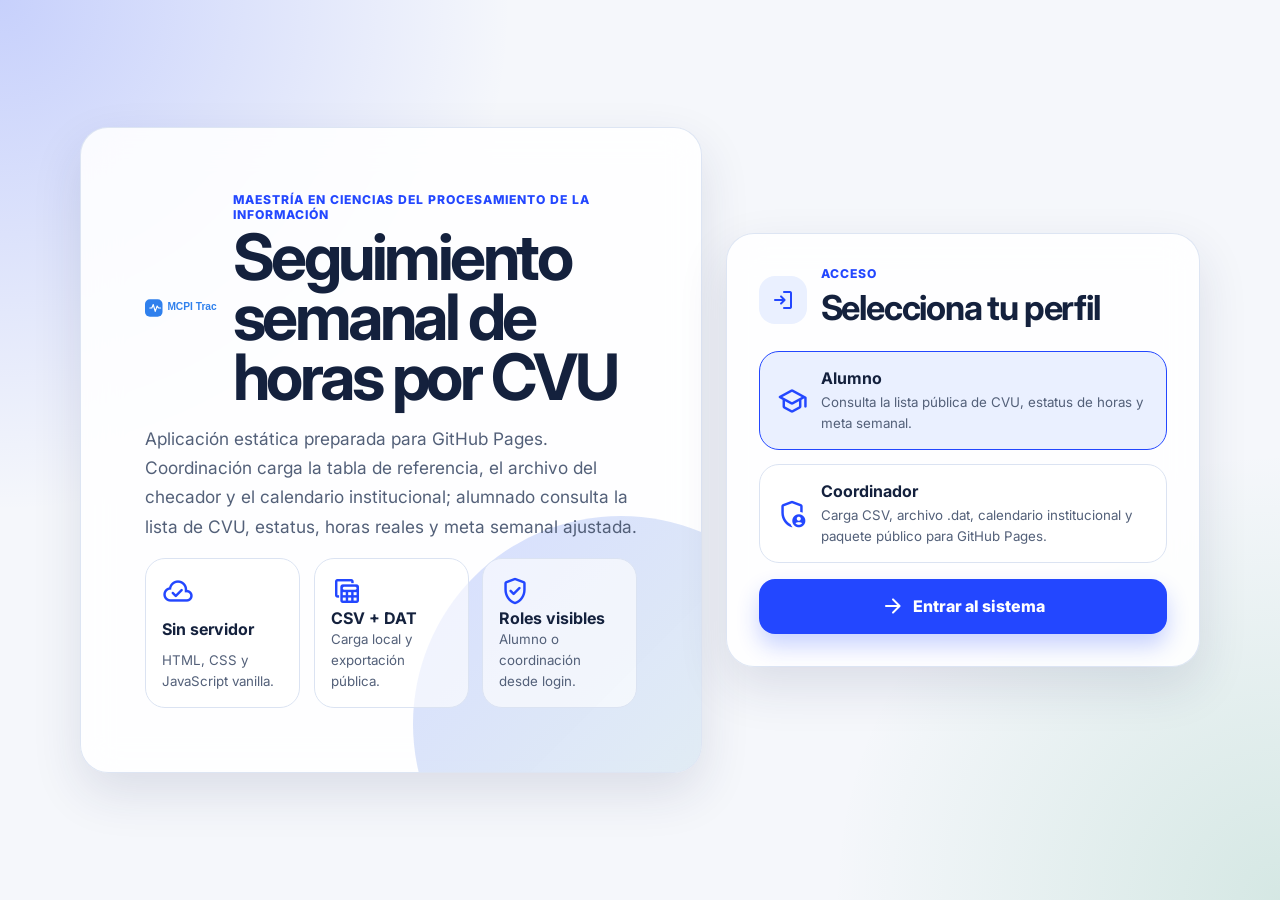
<file: index.html>
<!doctype html>
<html lang="es">
<head>
  <meta charset="utf-8">
  <meta name="viewport" content="width=device-width, initial-scale=1">
  <meta name="description" content="Dashboard MCPI estático para seguimiento de horas por CVU, preparado para GitHub Pages.">
  <title>MCPI Trace · Acceso</title>
  <link rel="icon" href="assets/img/favicon.svg" type="image/svg+xml">
  <link rel="preconnect" href="https://fonts.googleapis.com">
  <link rel="preconnect" href="https://fonts.gstatic.com" crossorigin>
  <link href="https://fonts.googleapis.com/css2?family=Inter:wght@400;500;600;700;800&family=Material+Symbols+Rounded:opsz,wght,FILL,GRAD@24,500,0,0" rel="stylesheet">
  <link rel="stylesheet" href="assets/css/styles.css">
</head>
<body class="login-body">
  <main class="login-shell">
    <section class="login-hero" aria-labelledby="heroTitle">
      <div class="brand-lockup">
        <img src="assets/img/logo.svg" alt="MCPI Trace" class="brand-logo">
        <div>
          <p class="eyebrow">Maestría en Ciencias del Procesamiento de la Información</p>
          <h1 id="heroTitle">Seguimiento semanal de horas por CVU</h1>
        </div>
      </div>
      <p class="hero-copy">Aplicación estática preparada para GitHub Pages. Coordinación carga la tabla de referencia, el archivo del checador y el calendario institucional; alumnado consulta la lista de CVU, estatus, horas reales y meta semanal ajustada.</p>
      <div class="hero-grid">
        <article>
          <span class="material-symbols-rounded">cloud_done</span>
          <strong>Sin servidor</strong>
          <small>HTML, CSS y JavaScript vanilla.</small>
        </article>
        <article>
          <span class="material-symbols-rounded">table_view</span>
          <strong>CSV + DAT</strong>
          <small>Carga local y exportación pública.</small>
        </article>
        <article>
          <span class="material-symbols-rounded">verified_user</span>
          <strong>Roles visibles</strong>
          <small>Alumno o coordinación desde login.</small>
        </article>
      </div>
    </section>

    <section class="login-card" aria-labelledby="loginTitle">
      <div class="card-heading">
        <span class="icon-badge material-symbols-rounded">login</span>
        <div>
          <p class="eyebrow">Acceso</p>
          <h2 id="loginTitle">Selecciona tu perfil</h2>
        </div>
      </div>

      <form id="loginForm" class="stacked-form" autocomplete="off">
        <fieldset class="role-selector" aria-label="Tipo de usuario">
          <label class="role-card active" data-role-card="alumno">
            <input type="radio" name="role" value="alumno" checked>
            <span class="material-symbols-rounded">school</span>
            <strong>Alumno</strong>
            <small>Consulta la lista pública de CVU, estatus de horas y meta semanal.</small>
          </label>
          <label class="role-card" data-role-card="coordinador">
            <input type="radio" name="role" value="coordinador">
            <span class="material-symbols-rounded">admin_panel_settings</span>
            <strong>Coordinador</strong>
            <small>Carga CSV, archivo .dat, calendario institucional y paquete público para GitHub Pages.</small>
          </label>
        </fieldset>

        <label class="field-group hidden" id="coordinatorKeyGroup">
          <span>Clave local de coordinación</span>
          <input id="coordinatorKey" type="password" placeholder="Ingresa la clave" required>
          <small>Protección local básica. En GitHub Pages no sustituye autenticación real de servidor.</small>
        </label>

        <div id="loginAlert" class="alert hidden" role="alert"></div>

        <button type="submit" class="primary-action">
          <span class="material-symbols-rounded">arrow_forward</span>
          Entrar al sistema
        </button>
      </form>
    </section>
  </main>

  <script type="module" src="assets/js/login.js"></script>
</body>
</html>
</file>
<file: assets/css/styles.css>
:root {
  --bg: #f5f7fb;
  --surface: #ffffff;
  --surface-soft: #f0f4ff;
  --surface-strong: #e6ecff;
  --text: #14213d;
  --text-soft: #536079;
  --muted: #7b8497;
  --line: #dbe3f2;
  --primary: #2347ff;
  --primary-dark: #1633c7;
  --primary-soft: #eaf0ff;
  --success: #138a57;
  --success-soft: #e6f7ef;
  --danger: #c53333;
  --danger-soft: #fdecec;
  --warning: #a66a00;
  --warning-soft: #fff4d8;
  --review: #6d55d8;
  --review-soft: #f0edff;
  --shadow: 0 20px 50px rgba(31, 45, 91, 0.12);
  --radius-xl: 28px;
  --radius-lg: 20px;
  --radius-md: 14px;
  --radius-sm: 10px;
  --sidebar-width: 280px;
  --font: "Inter", system-ui, -apple-system, BlinkMacSystemFont, "Segoe UI", sans-serif;
}

* {
  box-sizing: border-box;
}

html {
  min-height: 100%;
  color-scheme: light;
}

body {
  margin: 0;
  min-height: 100vh;
  font-family: var(--font);
  background: var(--bg);
  color: var(--text);
}

button,
input,
select {
  font: inherit;
}

button {
  cursor: pointer;
}

img {
  display: block;
  max-width: 100%;
}

code {
  padding: 0.16rem 0.35rem;
  border-radius: 0.4rem;
  background: var(--surface-soft);
  color: var(--primary-dark);
  font-size: 0.9em;
}

.hidden {
  display: none !important;
}

.login-body {
  background:
    radial-gradient(circle at top left, rgba(35, 71, 255, 0.22), transparent 32rem),
    radial-gradient(circle at bottom right, rgba(19, 138, 87, 0.14), transparent 28rem),
    var(--bg);
  display: grid;
  place-items: center;
  padding: 2rem;
}

.login-shell {
  width: min(1120px, 100%);
  display: grid;
  grid-template-columns: 1.05fr 0.8fr;
  gap: 1.5rem;
  align-items: stretch;
}

.login-hero,
.login-card,
.panel-card {
  background: rgba(255, 255, 255, 0.88);
  border: 1px solid rgba(219, 227, 242, 0.92);
  box-shadow: var(--shadow);
  backdrop-filter: blur(18px);
}

.login-hero {
  min-height: 620px;
  border-radius: var(--radius-xl);
  padding: clamp(2rem, 5vw, 4rem);
  display: flex;
  flex-direction: column;
  justify-content: space-between;
  overflow: hidden;
  position: relative;
}

.login-hero::after {
  content: "";
  position: absolute;
  inset: auto -8rem -10rem auto;
  width: 26rem;
  height: 26rem;
  border-radius: 50%;
  background: linear-gradient(135deg, rgba(35, 71, 255, 0.18), rgba(19, 138, 87, 0.1));
}

.brand-lockup,
.card-heading,
.topbar,
.action-row,
.summary-card,
.nav-link,
.file-drop,
.result-row,
.student-main,
.student-meta,
.incident-item,
.progress-label {
  display: flex;
  align-items: center;
}

.brand-lockup {
  gap: 1rem;
  position: relative;
  z-index: 1;
}

.brand-logo {
  width: 72px;
  height: 72px;
  flex: 0 0 auto;
}

.brand-logo.small {
  width: 42px;
  height: 42px;
}

.eyebrow {
  margin: 0 0 0.35rem;
  color: var(--primary);
  font-size: 0.76rem;
  font-weight: 800;
  letter-spacing: 0.08em;
  text-transform: uppercase;
}

h1,
h2,
h3,
p {
  margin-top: 0;
}

h1 {
  margin-bottom: 1rem;
  font-size: clamp(2.3rem, 5vw, 4.65rem);
  line-height: 0.94;
  letter-spacing: -0.055em;
}

h2 {
  margin-bottom: 0.35rem;
  font-size: clamp(1.45rem, 3vw, 2.15rem);
  letter-spacing: -0.035em;
}

h3 {
  margin-bottom: 0.5rem;
  font-size: 1.08rem;
  letter-spacing: -0.02em;
}

.hero-copy {
  max-width: 700px;
  color: var(--text-soft);
  font-size: 1.08rem;
  line-height: 1.7;
  position: relative;
  z-index: 1;
}

.hero-grid {
  display: grid;
  grid-template-columns: repeat(3, 1fr);
  gap: 0.85rem;
  position: relative;
  z-index: 1;
}

.hero-grid article {
  min-height: 150px;
  padding: 1rem;
  border: 1px solid var(--line);
  border-radius: var(--radius-lg);
  background: rgba(255, 255, 255, 0.62);
  display: flex;
  flex-direction: column;
  justify-content: space-between;
}

.hero-grid .material-symbols-rounded {
  color: var(--primary);
  font-size: 2rem;
}

.hero-grid small,
.role-card small,
.field-group small,
.sidebar-note p,
.upload-card p,
.help-grid p,
.result-box,
.empty-state p {
  color: var(--text-soft);
  line-height: 1.55;
}

.login-card {
  border-radius: var(--radius-xl);
  padding: clamp(1.4rem, 4vw, 2rem);
  align-self: center;
}

.card-heading {
  gap: 0.85rem;
  margin-bottom: 1.15rem;
}

.card-heading.split,
.section-heading {
  justify-content: space-between;
  gap: 1rem;
}

.icon-badge {
  width: 48px;
  height: 48px;
  border-radius: 16px;
  display: grid;
  place-items: center;
  background: var(--primary-soft);
  color: var(--primary);
}

.stacked-form {
  display: grid;
  gap: 1rem;
}

.role-selector {
  display: grid;
  grid-template-columns: 1fr;
  gap: 0.8rem;
  border: 0;
  padding: 0;
  margin: 0;
}

.role-card {
  border: 1.5px solid var(--line);
  border-radius: var(--radius-lg);
  padding: 1rem;
  display: grid;
  grid-template-columns: auto 1fr;
  gap: 0.25rem 0.8rem;
  align-items: center;
  background: var(--surface);
  transition: border-color 0.18s ease, background 0.18s ease, transform 0.18s ease;
}

.role-card:hover,
.role-card.active {
  border-color: var(--primary);
  background: var(--primary-soft);
  transform: translateY(-1px);
}

.role-card input {
  position: absolute;
  opacity: 0;
  pointer-events: none;
}

.role-card .material-symbols-rounded {
  grid-row: span 2;
  font-size: 2rem;
  color: var(--primary);
}

.field-group {
  display: grid;
  gap: 0.4rem;
  color: var(--text);
  font-weight: 700;
}

.field-group input,
.search-field input,
select {
  width: 100%;
  border: 1px solid var(--line);
  border-radius: 14px;
  padding: 0.9rem 1rem;
  background: var(--surface);
  color: var(--text);
  outline: none;
  transition: border-color 0.18s ease, box-shadow 0.18s ease;
}

.field-group input:focus,
.search-field input:focus,
select:focus {
  border-color: var(--primary);
  box-shadow: 0 0 0 4px rgba(35, 71, 255, 0.1);
}

.primary-action,
.secondary-action,
.ghost-button,
.danger-action,
.icon-button {
  border: 0;
  border-radius: 16px;
  display: inline-flex;
  align-items: center;
  justify-content: center;
  gap: 0.5rem;
  font-weight: 800;
  text-decoration: none;
}

.primary-action {
  min-height: 52px;
  padding: 0.95rem 1.15rem;
  background: var(--primary);
  color: #fff;
  box-shadow: 0 12px 22px rgba(35, 71, 255, 0.24);
}

.primary-action:hover {
  background: var(--primary-dark);
}

.secondary-action,
.ghost-button {
  min-height: 42px;
  padding: 0.72rem 0.95rem;
  background: var(--surface-soft);
  color: var(--primary-dark);
}

.secondary-action:hover,
.ghost-button:hover {
  background: var(--surface-strong);
}

.danger-action {
  min-height: 42px;
  padding: 0.72rem 0.95rem;
  background: var(--danger-soft);
  color: var(--danger);
}

.icon-button {
  width: 44px;
  height: 44px;
  background: var(--surface-soft);
  color: var(--primary-dark);
}

.alert {
  border: 1px solid var(--warning);
  border-radius: var(--radius-md);
  padding: 0.85rem 1rem;
  background: var(--warning-soft);
  color: var(--warning);
  line-height: 1.5;
}

.app-body {
  overflow-x: hidden;
}

.app-shell {
  min-height: 100vh;
  display: grid;
  grid-template-columns: var(--sidebar-width) 1fr;
}

.sidebar {
  position: sticky;
  top: 0;
  height: 100vh;
  padding: 1.2rem;
  background: #0d1630;
  color: #fff;
  display: flex;
  flex-direction: column;
  z-index: 20;
}

.sidebar-brand {
  display: flex;
  align-items: center;
  gap: 0.7rem;
  padding: 0.5rem 0.4rem 1.1rem;
  color: #fff;
  text-decoration: none;
  font-weight: 900;
  letter-spacing: -0.03em;
}

.sidebar-nav {
  display: grid;
  gap: 0.45rem;
}

.nav-link {
  width: 100%;
  gap: 0.7rem;
  border: 0;
  border-radius: 16px;
  padding: 0.85rem;
  color: rgba(255, 255, 255, 0.74);
  background: transparent;
  text-align: left;
  font-weight: 800;
}

.nav-link:hover,
.nav-link.active {
  background: rgba(255, 255, 255, 0.12);
  color: #fff;
}

.sidebar-note {
  margin-top: auto;
  border: 1px solid rgba(255, 255, 255, 0.13);
  border-radius: 20px;
  padding: 1rem;
  background: rgba(255, 255, 255, 0.07);
}

.sidebar-note .material-symbols-rounded {
  color: #9fb1ff;
}

.sidebar-note p {
  margin: 0.35rem 0 0;
  color: rgba(255, 255, 255, 0.72);
  font-size: 0.88rem;
}

.main-area {
  min-width: 0;
}

.topbar {
  position: sticky;
  top: 0;
  min-height: 82px;
  padding: 1rem clamp(1rem, 3vw, 2rem);
  justify-content: space-between;
  background: rgba(245, 247, 251, 0.88);
  backdrop-filter: blur(18px);
  border-bottom: 1px solid rgba(219, 227, 242, 0.8);
  z-index: 10;
}

.topbar h1 {
  margin: 0;
  font-size: clamp(1.4rem, 3vw, 2.1rem);
  line-height: 1.1;
}

.topbar-actions {
  display: flex;
  align-items: center;
  gap: 0.75rem;
}

.role-badge,
.pill,
.status-badge {
  display: inline-flex;
  align-items: center;
  justify-content: center;
  white-space: nowrap;
  border-radius: 999px;
  font-size: 0.8rem;
  font-weight: 900;
}

.role-badge {
  padding: 0.55rem 0.8rem;
  background: #0d1630;
  color: #fff;
}

.content {
  padding: clamp(1rem, 3vw, 2rem);
}

.view {
  display: none;
}

.view.active {
  display: grid;
  gap: 1.25rem;
}

.section-heading {
  display: flex;
  align-items: flex-start;
}

.section-heading h2 {
  margin-bottom: 0;
}

.action-row {
  gap: 0.65rem;
  flex-wrap: wrap;
}

.action-row.compact {
  justify-content: flex-end;
}

.summary-grid {
  display: grid;
  grid-template-columns: repeat(4, minmax(0, 1fr));
  gap: 1rem;
}

.summary-card {
  min-height: 138px;
  gap: 1rem;
  padding: 1.2rem;
  border-radius: var(--radius-lg);
  background: var(--surface);
  border: 1px solid var(--line);
  box-shadow: 0 12px 30px rgba(31, 45, 91, 0.08);
}

.summary-icon {
  width: 50px;
  height: 50px;
  border-radius: 17px;
  display: grid;
  place-items: center;
  background: var(--primary-soft);
  color: var(--primary);
  flex: 0 0 auto;
}

.summary-card strong {
  display: block;
  font-size: 1.7rem;
  letter-spacing: -0.04em;
}

.summary-card span:last-child {
  color: var(--text-soft);
  font-size: 0.9rem;
  font-weight: 700;
}

.panel-card {
  border-radius: var(--radius-lg);
  padding: clamp(1rem, 3vw, 1.3rem);
}

.two-column-grid {
  display: grid;
  grid-template-columns: repeat(2, minmax(0, 1fr));
  gap: 1rem;
}

.upload-card {
  display: grid;
  gap: 0.85rem;
}

.file-drop {
  min-height: 150px;
  flex-direction: column;
  justify-content: center;
  gap: 0.45rem;
  border: 1.5px dashed #9aacd2;
  border-radius: var(--radius-lg);
  background: var(--surface-soft);
  color: var(--primary-dark);
  text-align: center;
  padding: 1rem;
}

.file-drop input,
.file-inline input {
  display: none;
}

.file-drop .material-symbols-rounded {
  font-size: 2.2rem;
}

.result-box {
  padding: 0.9rem;
  border-radius: var(--radius-md);
  background: #f8faff;
  border: 1px solid var(--line);
}

.result-box.success {
  background: var(--success-soft);
  border-color: rgba(19, 138, 87, 0.28);
  color: var(--success);
}

.result-box.danger {
  background: var(--danger-soft);
  border-color: rgba(197, 51, 51, 0.28);
  color: var(--danger);
}

.filter-bar {
  display: grid;
  grid-template-columns: minmax(240px, 1fr) 240px;
  gap: 0.8rem;
  align-items: center;
}

.search-field {
  position: relative;
  display: block;
}

.search-field .material-symbols-rounded {
  position: absolute;
  left: 0.95rem;
  top: 50%;
  transform: translateY(-50%);
  color: var(--muted);
}

.search-field input {
  padding-left: 2.75rem;
}

.student-list,
.incident-list {
  display: grid;
  gap: 0.85rem;
}

.student-card {
  border: 1px solid var(--line);
  border-radius: var(--radius-lg);
  background: var(--surface);
  padding: 1rem;
  display: grid;
  gap: 0.85rem;
  box-shadow: 0 10px 26px rgba(31, 45, 91, 0.07);
}

.student-main {
  justify-content: space-between;
  gap: 1rem;
}

.student-main h3 {
  margin: 0;
}

.student-main small {
  display: block;
  margin-top: 0.22rem;
  color: var(--text-soft);
}

.student-meta {
  gap: 0.6rem;
  flex-wrap: wrap;
}

.metric-chip {
  border-radius: 14px;
  padding: 0.6rem 0.75rem;
  background: var(--surface-soft);
  color: var(--text-soft);
  font-weight: 800;
}

.metric-chip strong {
  color: var(--text);
}

.status-badge {
  padding: 0.5rem 0.75rem;
}

.status-cumple {
  background: var(--success-soft);
  color: var(--success);
}

.status-no-cumple {
  background: var(--danger-soft);
  color: var(--danger);
}

.status-requiere-revisión {
  background: var(--review-soft);
  color: var(--review);
}

.status-sin-dat {
  background: var(--warning-soft);
  color: var(--warning);
}

.progress-track {
  width: 100%;
  height: 12px;
  border-radius: 999px;
  overflow: hidden;
  background: #e9edf7;
}

.progress-fill {
  height: 100%;
  width: 0;
  border-radius: inherit;
  background: linear-gradient(90deg, var(--primary), var(--success));
}

.progress-label {
  justify-content: space-between;
  margin-bottom: 0.35rem;
  color: var(--text-soft);
  font-size: 0.86rem;
  font-weight: 800;
}

.progress-stack {
  display: grid;
  gap: 0.9rem;
}

.progress-row .progress-fill.cumple {
  background: var(--success);
}

.progress-row .progress-fill.no-cumple {
  background: var(--danger);
}

.progress-row .progress-fill.revision {
  background: var(--review);
}

.progress-row .progress-fill.sin-dat {
  background: var(--warning);
}

.pill {
  padding: 0.45rem 0.7rem;
}

.pill.neutral {
  color: var(--text-soft);
  background: var(--surface-soft);
}

.incident-item {
  align-items: flex-start;
  gap: 0.85rem;
  padding: 1rem;
  border-radius: var(--radius-lg);
  background: var(--surface);
  border: 1px solid var(--line);
}

.incident-item .material-symbols-rounded {
  color: var(--warning);
}

.incident-item p {
  margin: 0.25rem 0 0;
  color: var(--text-soft);
  line-height: 1.55;
}

.help-grid {
  display: grid;
  grid-template-columns: repeat(3, minmax(0, 1fr));
  gap: 1rem;
}

.help-grid h3 {
  display: flex;
  align-items: center;
  gap: 0.5rem;
}

.empty-state {
  border: 1px dashed var(--line);
  border-radius: var(--radius-lg);
  background: rgba(255, 255, 255, 0.7);
  padding: 2rem;
  text-align: center;
}

.empty-state .material-symbols-rounded {
  font-size: 2.3rem;
  color: var(--primary);
}

.mobile-menu {
  display: none;
}

body.student-mode .coordinator-only {
  display: none !important;
}

@media (max-width: 1060px) {
  .login-shell {
    grid-template-columns: 1fr;
  }

  .login-hero {
    min-height: auto;
    gap: 2rem;
  }

  .summary-grid {
    grid-template-columns: repeat(2, minmax(0, 1fr));
  }

  .help-grid {
    grid-template-columns: 1fr;
  }
}

@media (max-width: 880px) {
  .app-shell {
    grid-template-columns: 1fr;
  }

  .sidebar {
    position: fixed;
    inset: 0 auto 0 0;
    width: min(var(--sidebar-width), 86vw);
    transform: translateX(-105%);
    transition: transform 0.22s ease;
  }

  body.menu-open .sidebar {
    transform: translateX(0);
  }

  .mobile-menu {
    display: inline-flex;
  }

  .topbar {
    align-items: flex-start;
  }

  .topbar-actions {
    flex-wrap: wrap;
    justify-content: flex-end;
  }

  .two-column-grid,
  .filter-bar {
    grid-template-columns: 1fr;
  }
}

@media (max-width: 640px) {
  .login-body {
    padding: 1rem;
  }

  .brand-lockup {
    align-items: flex-start;
  }

  .hero-grid,
  .summary-grid {
    grid-template-columns: 1fr;
  }

  .login-hero,
  .login-card,
  .panel-card {
    border-radius: 22px;
  }

  .section-heading,
  .student-main,
  .card-heading.split {
    flex-direction: column;
    align-items: flex-start;
  }

  .action-row.compact,
  .topbar-actions {
    width: 100%;
    justify-content: flex-start;
  }

  .secondary-action,
  .danger-action,
  .ghost-button,
  .primary-action {
    width: 100%;
  }

  .topbar {
    gap: 0.8rem;
  }
}

@media print {
  .sidebar,
  .topbar,
  .filter-bar,
  .action-row,
  .coordinator-only,
  .sidebar-note {
    display: none !important;
  }

  .app-shell {
    display: block;
  }

  .content {
    padding: 0;
  }

  body {
    background: #fff;
  }

  .view {
    display: none !important;
  }

  .view.active {
    display: grid !important;
  }

  .panel-card,
  .student-card,
  .summary-card {
    box-shadow: none;
    break-inside: avoid;
  }
}

.week-picker {
  min-width: 260px;
  display: grid;
  gap: 0.25rem;
  color: var(--text-soft);
  font-size: 0.72rem;
  font-weight: 900;
  text-transform: uppercase;
  letter-spacing: 0.08em;
}

.week-picker select {
  min-height: 42px;
  padding: 0.55rem 0.75rem;
  border-radius: 14px;
  text-transform: none;
  letter-spacing: 0;
  font-size: 0.86rem;
  font-weight: 800;
}

.summary-card strong {
  overflow-wrap: anywhere;
}

.week-context-grid {
  display: grid;
  grid-template-columns: repeat(3, minmax(0, 1fr));
  gap: 0.85rem;
}

.week-context-grid article {
  min-height: 112px;
  padding: 1rem;
  border: 1px solid var(--line);
  border-radius: var(--radius-lg);
  background: var(--surface-soft);
  display: grid;
  gap: 0.35rem;
}

.week-context-grid .material-symbols-rounded {
  color: var(--primary);
  font-size: 2rem;
}

.week-context-grid strong {
  font-size: 1.1rem;
  letter-spacing: -0.02em;
}

.week-context-grid small,
.muted-copy {
  color: var(--text-soft);
  line-height: 1.5;
}

.calendar-active-list {
  display: flex;
  flex-wrap: wrap;
  gap: 0.6rem;
  margin-top: 1rem;
}

.calendar-chip {
  display: inline-flex;
  align-items: center;
  width: fit-content;
  border-radius: 999px;
  padding: 0.45rem 0.7rem;
  font-size: 0.78rem;
  font-weight: 900;
  background: var(--surface-soft);
  color: var(--primary-dark);
}

.calendar-chip.asueto {
  background: var(--success-soft);
  color: var(--success);
}

.calendar-chip.inhabil {
  background: var(--warning-soft);
  color: var(--warning);
}

.calendar-chip.vacacional {
  background: var(--review-soft);
  color: var(--review);
}

.status-requiere-revision {
  background: var(--review-soft);
  color: var(--review);
}

.status-sin-actividad {
  background: var(--surface-strong);
  color: var(--text-soft);
}

.progress-row .progress-fill.sin-actividad {
  background: var(--muted);
}

.day-grid {
  display: grid;
  grid-template-columns: repeat(6, minmax(0, 1fr));
  gap: 0.65rem;
  align-items: start;
}

.day-cell {
  min-height: 164px;
  width: 100%;
  border: 0;
  padding: 0;
  background: transparent;
  color: inherit;
  font: inherit;
  text-align: left;
  cursor: pointer;
  perspective: 980px;
}

.day-card-inner {
  position: relative;
  display: block;
  min-height: 164px;
  transform-style: preserve-3d;
  transition: transform 0.52s cubic-bezier(0.2, 0.7, 0.2, 1);
}

.day-cell.is-flipped {
  grid-column: span 2;
  min-height: 340px;
  z-index: 4;
}

.day-cell.is-flipped .day-card-inner {
  min-height: 340px;
  transform: rotateY(180deg);
}

.day-cell.is-flipped .day-card-face {
  min-height: 340px;
}

.day-cell.is-flipped .day-card-back {
  overflow-y: auto;
  overflow-x: hidden;
  overscroll-behavior: contain;
  -webkit-overflow-scrolling: touch;
}

.day-cell:focus-visible {
  outline: 3px solid rgba(61, 90, 254, 0.28);
  outline-offset: 4px;
  border-radius: 18px;
}

.day-card-face {
  position: absolute;
  inset: 0;
  min-height: 164px;
  border: 1px solid var(--line);
  border-radius: 18px;
  padding: 0.78rem;
  background: #fbfcff;
  display: grid;
  gap: 0.24rem;
  align-content: start;
  backface-visibility: hidden;
  overflow: hidden;
  box-shadow: 0 10px 24px rgba(14, 24, 51, 0.04);
  box-sizing: border-box;
  max-width: 100%;
}

.day-card-back {
  transform: rotateY(180deg);
  background: linear-gradient(145deg, #ffffff, #f5f7ff);
}

.day-card-head {
  display: flex;
  align-items: flex-start;
  justify-content: space-between;
  gap: 0.4rem;
  min-width: 0;
}

.day-card-head strong {
  min-width: 0;
  color: var(--text);
  font-size: 0.88rem;
  line-height: 1.2;
  overflow-wrap: anywhere;
}

.day-card-head em {
  max-width: 58%;
  border-radius: 999px;
  padding: 0.08rem 0.28rem;
  background: var(--surface-strong);
  color: var(--text-soft);
  font-size: 0.5rem;
  font-style: normal;
  font-weight: 900;
  line-height: 1.08;
  text-align: right;
  letter-spacing: 0.01em;
}

.day-card-front .day-card-head em {
  white-space: normal;
  overflow-wrap: anywhere;
}

.day-card-back .day-card-head em {
  max-width: 44%;
  padding: 0.12rem 0.42rem;
  font-size: 0.66rem;
}

.day-card-face small,
.day-card-face span,
.day-card-face i,
.day-card-face mark,
.day-card-face b {
  min-width: 0;
  max-width: 100%;
  color: var(--text-soft);
  font-size: 0.74rem;
  line-height: 1.28;
  overflow-wrap: anywhere;
  word-break: normal;
}

.day-card-face span:not(.day-card-head):not(.day-events):not(.day-event-pill) {
  font-weight: 850;
}

.day-card-face i {
  margin-top: 0.2rem;
  font-style: normal;
  font-weight: 850;
  color: var(--primary);
}

.day-card-face mark {
  width: fit-content;
  border-radius: 999px;
  padding: 0.12rem 0.42rem;
  background: var(--warning-soft);
  color: var(--warning);
  font-weight: 900;
}

.day-cell.non-working .day-card-face {
  border-style: dashed;
  background: var(--warning-soft);
}

.day-cell.has-incident .day-card-face {
  border-color: rgba(190, 105, 0, 0.35);
}

.day-cell.has-incident .day-card-head em {
  background: var(--review-soft);
  color: var(--review);
}

.day-cell.ingreso-completado:not(.has-incident) .day-card-head em {
  background: var(--success-soft);
  color: var(--success);
}

.day-cell.ingreso-incompleto .day-card-head em,
.day-cell.salida-faltante .day-card-head em,
.day-cell.entrada-faltante .day-card-head em,
.day-cell.doble-entrada .day-card-head em,
.day-cell.doble-salida .day-card-head em,
.day-cell.tipo-dat-no-reconocido .day-card-head em {
  background: var(--danger-soft);
  color: var(--danger);
}

.day-cell.ingreso-incompleto:not(.has-incident) .day-card-face {
  border-color: rgba(201, 54, 54, 0.32);
}


.day-cell.no-registers:not(.non-working) .day-card-face {
  background: #f8fafc;
}

.day-rule {
  display: block;
  padding: 0.35rem 0;
  color: var(--text);
  font-weight: 800;
}

.day-full-status {
  display: block;
  color: var(--text) !important;
  font-weight: 900;
}

.day-alert {
  display: block;
  margin-top: 0.2rem;
  color: var(--danger) !important;
  font-weight: 900;
}

.day-cell.is-flipped .day-card-back {
  gap: 0.34rem;
  padding: 1rem;
  max-height: 340px;
  contain: paint;
  scrollbar-gutter: stable both-edges;
}

.day-cell.is-flipped .day-card-back::-webkit-scrollbar {
  width: 0.45rem;
}

.day-cell.is-flipped .day-card-back::-webkit-scrollbar-thumb {
  border-radius: 999px;
  background: rgba(64, 82, 128, 0.28);
}

.day-cell.is-flipped .day-card-back::-webkit-scrollbar-track {
  background: transparent;
}

.day-cell.is-flipped .day-card-face small,
.day-cell.is-flipped .day-card-face span,
.day-cell.is-flipped .day-card-face i,
.day-cell.is-flipped .day-card-face mark,
.day-cell.is-flipped .day-card-face b {
  font-size: 0.82rem;
  line-height: 1.34;
}

.day-events {
  display: flex;
  flex-wrap: wrap;
  gap: 0.22rem;
  margin-top: 0.1rem;
  max-width: 100%;
  min-width: 0;
}

.day-event-pill,
.day-event-empty {
  display: inline-flex;
  width: fit-content;
  max-width: 100%;
  border-radius: 999px;
  padding: 0.12rem 0.38rem;
  background: var(--surface-strong);
  color: var(--text-soft);
  font-size: 0.66rem;
  font-weight: 900;
  white-space: normal;
  overflow-wrap: anywhere;
}

.day-event-pill.in {
  background: var(--success-soft);
  color: var(--success);
}

.day-event-pill.out {
  background: var(--primary-soft);
  color: var(--primary);
}

.day-event-pill.unknown {
  background: var(--warning-soft);
  color: var(--warning);
}

.day-alert {
  display: block;
  margin-top: 0.1rem;
  color: var(--warning);
  font-weight: 950;
}

.calendar-layout {
  align-items: start;
}

.calendar-form {
  display: grid;
  grid-template-columns: repeat(2, minmax(0, 1fr));
  gap: 1rem;
}

.full-span {
  grid-column: 1 / -1;
}

.calendar-list {
  display: grid;
  gap: 0.8rem;
}

.calendar-item {
  display: flex;
  justify-content: space-between;
  align-items: flex-start;
  gap: 1rem;
  padding: 1rem;
  border: 1px solid var(--line);
  border-radius: var(--radius-lg);
  background: var(--surface);
}

.calendar-item h3 {
  margin: 0.6rem 0 0.25rem;
}

.calendar-item p {
  margin: 0;
  color: var(--text-soft);
  font-weight: 700;
}

.danger-icon {
  background: var(--danger-soft);
  color: var(--danger);
  flex: 0 0 auto;
}

@media (max-width: 1180px) {
  .day-grid {
    grid-template-columns: repeat(3, minmax(0, 1fr));
  }

  .day-cell.is-flipped {
    grid-column: span 2;
  }

  .week-context-grid {
    grid-template-columns: 1fr;
  }
}

@media (max-width: 880px) {
  .week-picker {
    min-width: min(100%, 320px);
  }

  .calendar-form {
    grid-template-columns: 1fr;
  }
}

@media (max-width: 640px) {
  .day-grid {
    grid-template-columns: 1fr;
  }

  .day-cell.is-flipped {
    grid-column: span 1;
    min-height: 520px;
  }

  .day-cell.is-flipped .day-card-inner,
  .day-cell.is-flipped .day-card-face {
    min-height: 520px;
  }

  .day-cell.is-flipped .day-card-back {
    max-height: 520px;
  }

  .week-picker {
    width: 100%;
  }

  .calendar-item {
    flex-direction: column;
  }
}

/* Patch: contención real de tarjetas giradas sin desbordamiento visual */
.day-grid {
  grid-auto-rows: minmax(164px, auto);
}

.day-cell {
  height: 164px;
  min-height: 164px;
  overflow: visible;
}

.day-card-inner,
.day-card-face {
  height: 100%;
  min-height: 0;
  max-height: 100%;
}

.day-card-face {
  overflow: hidden;
}

.day-cell.is-flipped {
  grid-column: span 2;
  grid-row: span 2;
  height: 352px;
  min-height: 352px;
  z-index: 6;
}

.day-cell.is-flipped .day-card-inner,
.day-cell.is-flipped .day-card-face {
  height: 100%;
  min-height: 0;
  max-height: 100%;
}

.day-cell.is-flipped .day-card-back {
  display: block;
  overflow-y: auto;
  overflow-x: hidden;
  padding: 0.9rem;
  overscroll-behavior: contain;
  -webkit-overflow-scrolling: touch;
  scrollbar-gutter: stable;
}

.day-card-front .day-card-head em {
  max-width: 52%;
  padding: 0.08rem 0.32rem;
  font-size: 0.48rem;
  line-height: 1;
  text-align: right;
}

.day-card-head-back {
  margin-bottom: 0.45rem;
}

.day-status-line {
  display: flex;
  flex-wrap: wrap;
  align-items: center;
  gap: 0.35rem;
  margin-bottom: 0.55rem;
  min-width: 0;
}

.day-status-line strong {
  color: var(--text);
  font-size: 0.92rem;
  line-height: 1.15;
  overflow-wrap: anywhere;
}

.day-status-line mark {
  max-width: 100%;
  white-space: normal;
  overflow-wrap: anywhere;
}

.day-detail-grid {
  display: grid !important;
  grid-template-columns: repeat(2, minmax(0, 1fr));
  gap: 0.36rem;
  margin-bottom: 0.45rem;
  min-width: 0;
}

.day-detail-row {
  display: grid !important;
  gap: 0.05rem;
  min-width: 0;
  padding: 0.34rem 0.42rem;
  border: 1px solid rgba(219, 227, 242, 0.78);
  border-radius: 12px;
  background: rgba(255, 255, 255, 0.66);
}

.day-detail-row small {
  color: var(--muted) !important;
  font-size: 0.62rem !important;
  line-height: 1.1 !important;
  font-weight: 800;
}

.day-detail-row strong {
  color: var(--text);
  font-size: 0.76rem;
  line-height: 1.12;
  overflow-wrap: anywhere;
}

.day-cell.is-flipped .day-rule {
  display: block;
  margin: 0.3rem 0;
  padding: 0.38rem 0.48rem;
  border-radius: 12px;
  background: var(--surface-soft);
  color: var(--text-soft);
  font-size: 0.72rem !important;
  line-height: 1.22 !important;
  font-weight: 850;
  overflow-wrap: anywhere;
}

.day-cell.is-flipped .day-events {
  display: flex;
  flex-wrap: wrap;
  gap: 0.25rem;
  max-height: 4.9rem;
  overflow-y: auto;
  overflow-x: hidden;
  padding-right: 0.12rem;
  margin-top: 0.3rem;
}

.day-cell.is-flipped .day-event-pill,
.day-cell.is-flipped .day-event-empty {
  max-width: 100%;
  font-size: 0.62rem !important;
  line-height: 1.12 !important;
  white-space: normal;
  overflow-wrap: anywhere;
}

.day-cell.is-flipped .day-alert {
  display: block;
  margin-top: 0.45rem;
  padding: 0.48rem 0.58rem;
  border-radius: 12px;
  background: var(--danger-soft);
  color: var(--danger) !important;
  font-size: 0.72rem !important;
  line-height: 1.22 !important;
  font-weight: 850;
  overflow-wrap: anywhere;
}

.day-cell.is-flipped .day-card-back::-webkit-scrollbar,
.day-cell.is-flipped .day-events::-webkit-scrollbar {
  width: 0.42rem;
}

.day-cell.is-flipped .day-card-back::-webkit-scrollbar-thumb,
.day-cell.is-flipped .day-events::-webkit-scrollbar-thumb {
  border-radius: 999px;
  background: rgba(64, 82, 128, 0.3);
}

.day-cell.is-flipped .day-card-back::-webkit-scrollbar-track,
.day-cell.is-flipped .day-events::-webkit-scrollbar-track {
  background: transparent;
}

@media (max-width: 1180px) {
  .day-cell.is-flipped {
    grid-column: span 2;
    grid-row: span 2;
  }
}

@media (max-width: 640px) {
  .day-cell.is-flipped {
    grid-column: span 1;
    grid-row: auto;
    height: 420px;
    min-height: 420px;
  }

  .day-cell.is-flipped .day-card-inner,
  .day-cell.is-flipped .day-card-face {
    height: 100%;
    min-height: 0;
    max-height: 100%;
  }

  .day-detail-grid {
    grid-template-columns: 1fr;
  }
}
</file>
